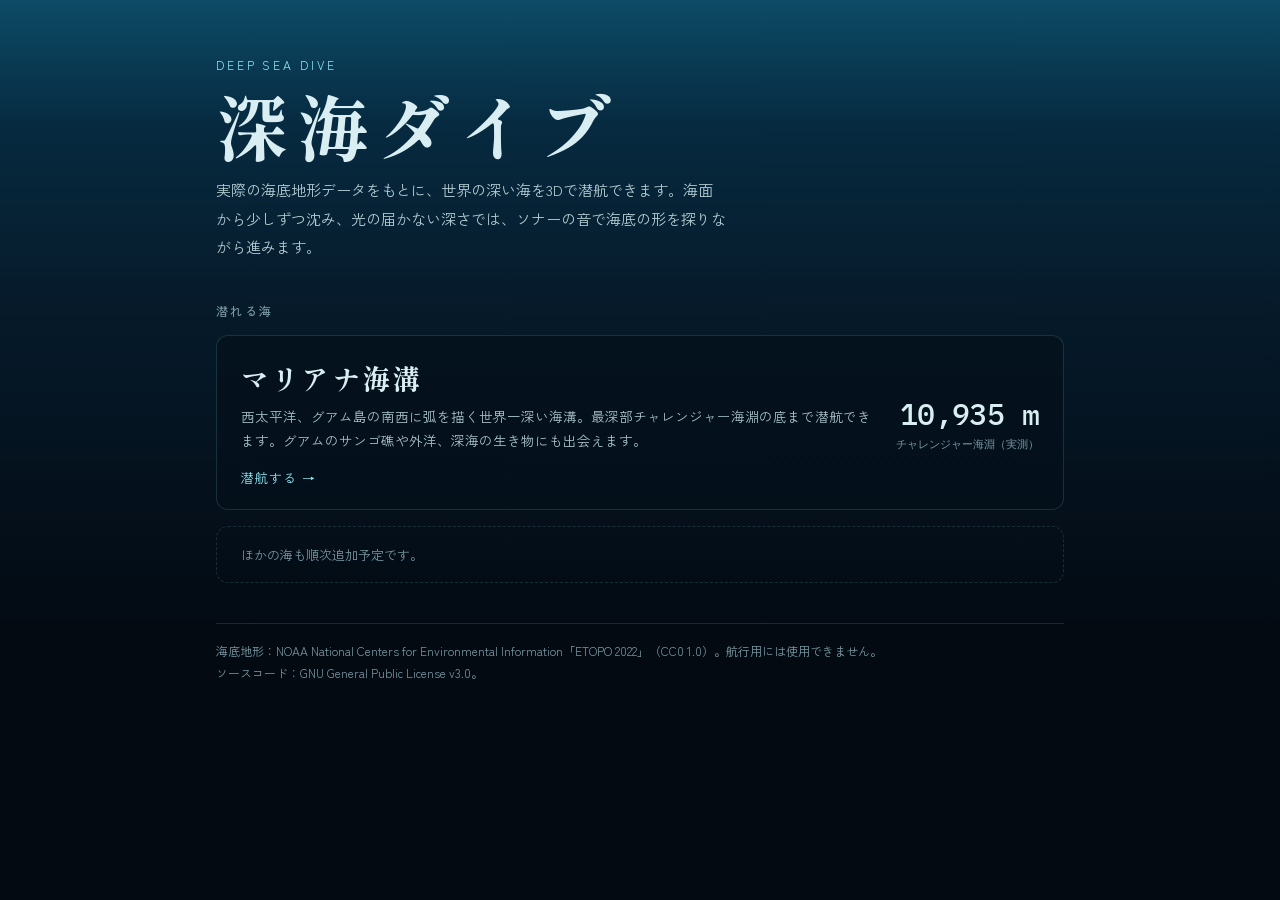
<file: index.html>
<!doctype html>
<html lang="ja">
<head>
<meta charset="utf-8">
<meta name="viewport" content="width=device-width, initial-scale=1, viewport-fit=cover">
<title>深海ダイブ</title>
<meta name="description" content="実際の海底地形データで、世界の深い海を3Dで潜航・探査できるサイト。">
<meta property="og:title" content="深海ダイブ">
<meta property="og:description" content="実際の海底地形データで、世界の深い海を3Dで潜航しよう。">
<meta property="og:type" content="website">
<link rel="preconnect" href="https://fonts.googleapis.com">
<link rel="stylesheet" href="https://fonts.googleapis.com/css2?family=Shippori+Mincho+B1:wght@600;800&family=Zen+Kaku+Gothic+New:wght@400;500;700&family=IBM+Plex+Mono:wght@400;500&display=swap">
<style>
:root {
  color-scheme: dark;
  --abyss: #030a12;
  --deep: #061a2a;
  --line: rgba(140, 210, 230, 0.16);
  --ink: #d9eef2;
  --muted: #7896a1;
  --sonar: #8ee6f2;
  --serif: "Shippori Mincho B1", "Yu Mincho", "Hiragino Mincho ProN", serif;
  --sans: "Zen Kaku Gothic New", "Hiragino Sans", "Yu Gothic UI", "Meiryo", sans-serif;
  --mono: "IBM Plex Mono", ui-monospace, "Consolas", monospace;
}
*, *::before, *::after { box-sizing: border-box; }
html { -webkit-text-size-adjust: 100%; }
body {
  margin: 0; min-height: 100vh; color: var(--ink); font-family: var(--sans); font-size: 15px;
  background: linear-gradient(180deg, #0d4b66 0%, #062a40 14%, var(--deep) 34%, var(--abyss) 70%) fixed;
}
main { max-width: 880px; margin: 0 auto; padding: calc(56px + env(safe-area-inset-top, 0px)) 16px calc(48px + env(safe-area-inset-bottom, 0px)); display: grid; gap: 40px; }
header { display: grid; gap: 12px; }
.eyebrow { font-size: 12px; letter-spacing: .24em; color: var(--sonar); }
h1 { margin: 0; font-family: var(--serif); font-weight: 800; font-size: clamp(40px, 9vw, 72px); letter-spacing: .12em; line-height: 1.1; text-wrap: balance; }
.lead { margin: 0; max-width: 34em; line-height: 1.9; color: #b3cad1; }
.seas { display: grid; gap: 16px; }
.seas h2 { margin: 0; font-size: 12px; letter-spacing: .2em; color: var(--muted); font-weight: 500; }
.sea { display: grid; grid-template-columns: 1fr auto; gap: 16px 24px; align-items: end; padding: 22px 24px; border: 1px solid var(--line);
  border-radius: 12px; background: rgba(4, 16, 26, .6); color: inherit; text-decoration: none; transition: border-color .2s, background .2s; }
.sea:hover, .sea:focus-visible { border-color: var(--sonar); background: rgba(8, 30, 44, .7); outline: none; }
.sea h3 { margin: 0 0 6px; font-family: var(--serif); font-size: 28px; letter-spacing: .08em; }
.sea p { margin: 0; font-size: 13.5px; line-height: 1.8; color: #a9c1c8; }
.depth { font-family: var(--mono); font-variant-numeric: tabular-nums; text-align: right; }
.depth b { display: block; font-size: 30px; font-weight: 500; letter-spacing: -.02em; }
.depth span { font-size: 11px; color: var(--muted); }
.go { grid-column: 1 / -1; font-size: 13px; color: var(--sonar); letter-spacing: .08em; }
.soon { padding: 18px 24px; border: 1px dashed var(--line); border-radius: 12px; color: var(--muted); font-size: 13px; }
footer { font-size: 12px; line-height: 1.8; color: var(--muted); border-top: 1px solid var(--line); padding-top: 16px; }
footer a { color: var(--sonar); }
@media (max-width: 520px) {
  .sea { grid-template-columns: 1fr; }
  .depth { text-align: left; }
}
@media (prefers-reduced-motion: reduce) { .sea { transition: none; } }
</style>
</head>
<body>
<main>
  <header>
    <div class="eyebrow">DEEP SEA DIVE</div>
    <h1>深海ダイブ</h1>
    <p class="lead">実際の海底地形データをもとに、世界の深い海を3Dで潜航できます。海面から少しずつ沈み、光の届かない深さでは、ソナーの音で海底の形を探りながら進みます。</p>
  </header>

  <section class="seas" aria-labelledby="seasTitle">
    <h2 id="seasTitle">潜れる海</h2>
    <a class="sea" href="seas/mariana/">
      <div>
        <h3>マリアナ海溝</h3>
        <p>西太平洋、グアム島の南西に弧を描く世界一深い海溝。最深部チャレンジャー海淵の底まで潜航できます。グアムのサンゴ礁や外洋、深海の生き物にも出会えます。</p>
      </div>
      <div class="depth"><b>10,935 m</b><span>チャレンジャー海淵（実測）</span></div>
      <div class="go">潜航する →</div>
    </a>
    <div class="soon">ほかの海も順次追加予定です。</div>
  </section>

  <footer>
    海底地形：NOAA National Centers for Environmental Information「ETOPO 2022」（CC0 1.0）。航行用には使用できません。<br>
    ソースコード：GNU General Public License v3.0。
  </footer>
</main>
</body>
</html>
</file>
